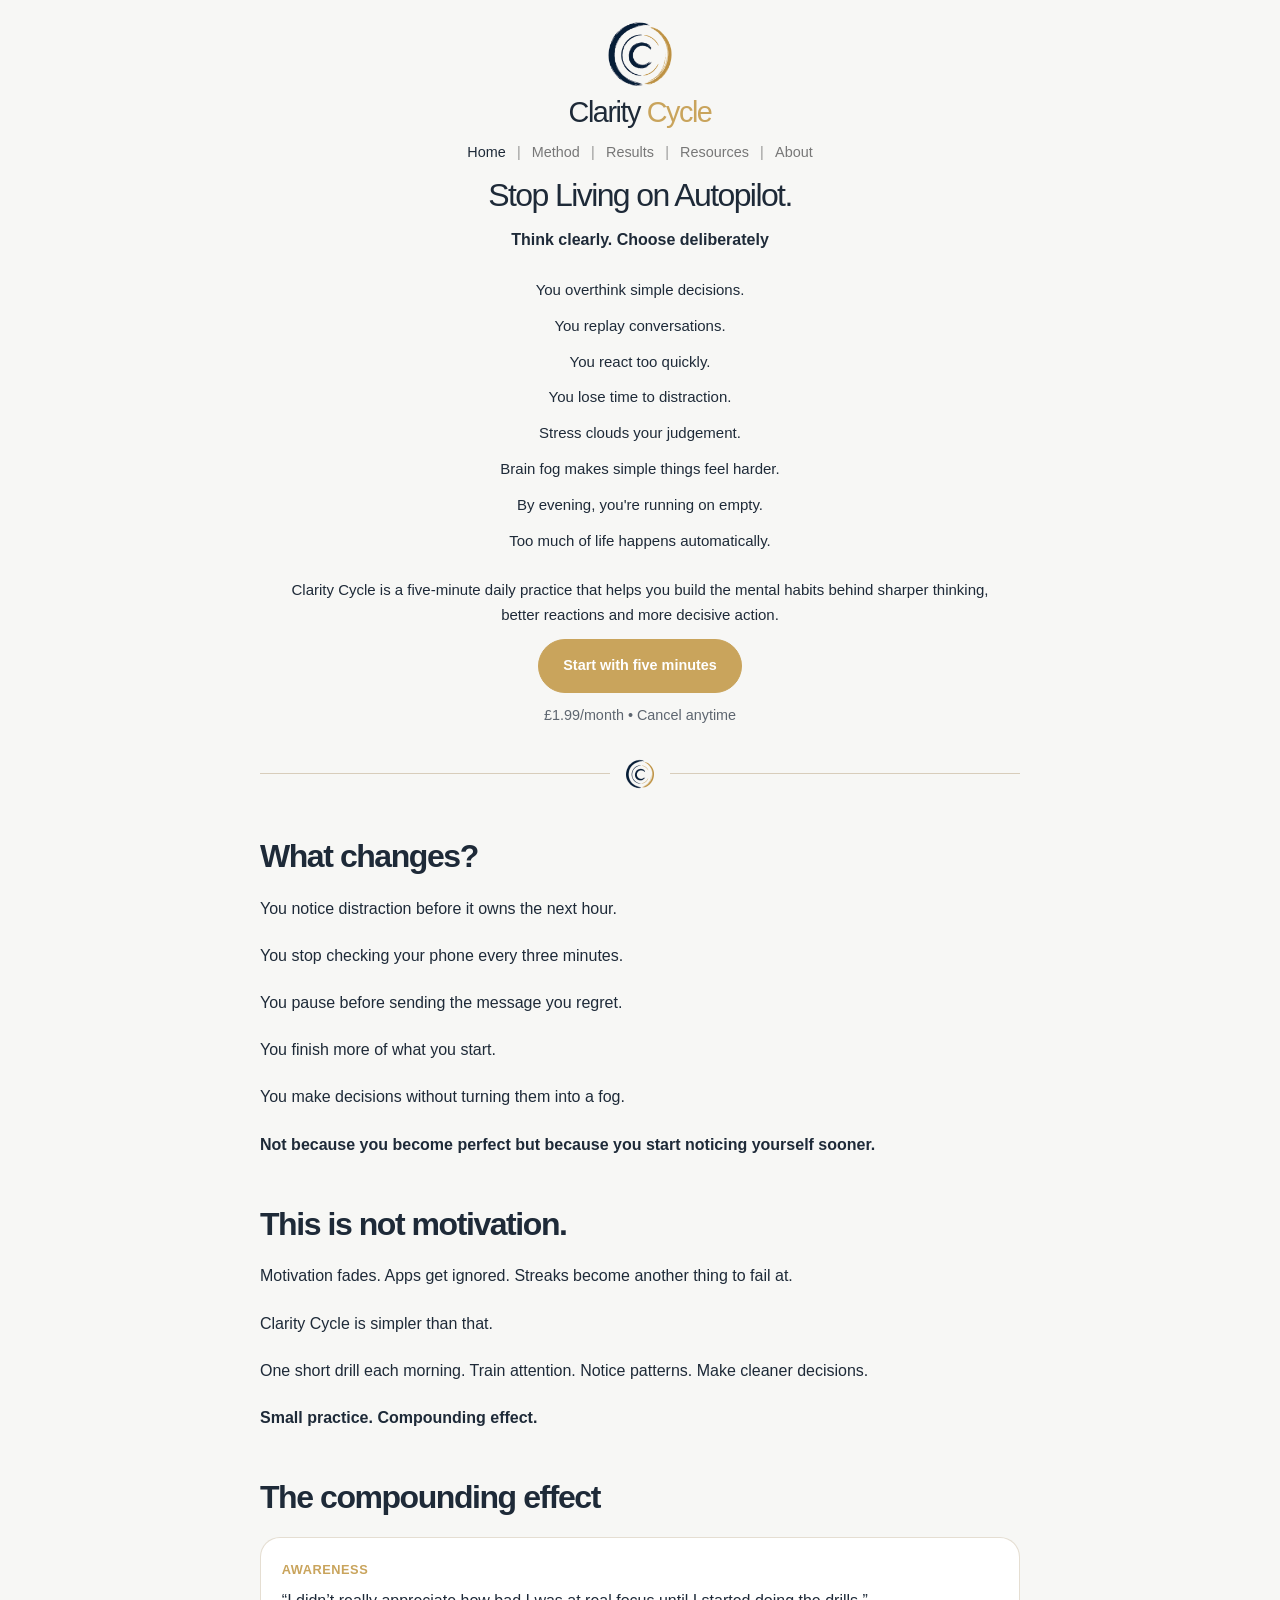
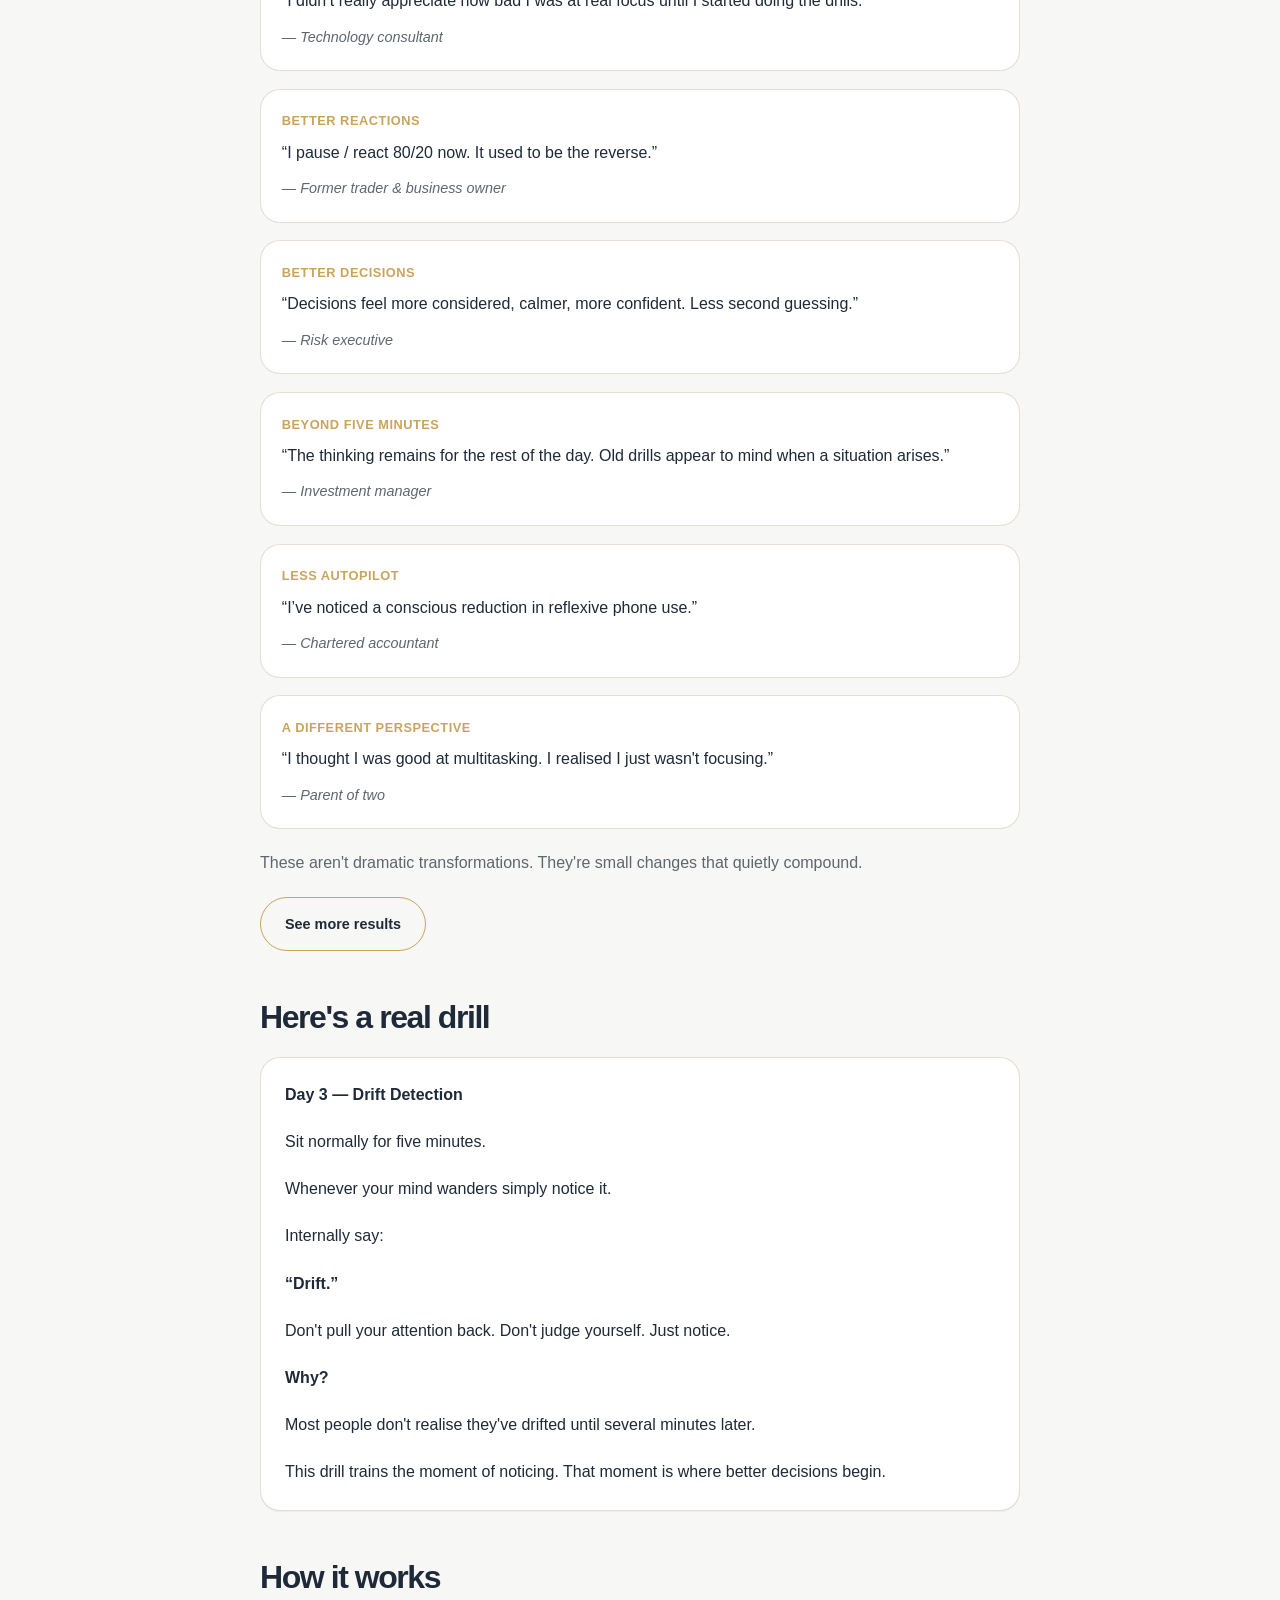
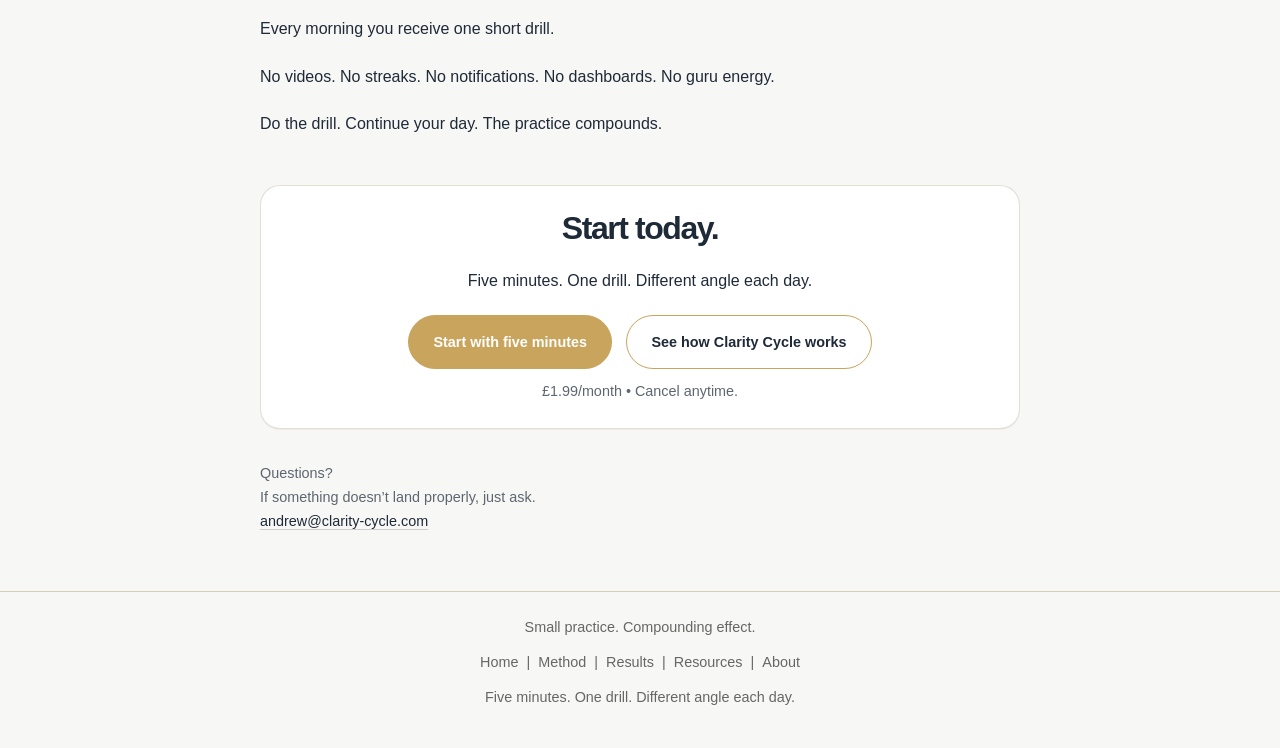
<file: index.html>
<!DOCTYPE html>
<html lang="en">
<head>
  <script src="https://analytics.ahrefs.com/analytics.js" data-key="h9RD8dbPU/o6b/X5vf2ewA" async></script>

  <meta charset="UTF-8">
  <meta name="viewport" content="width=device-width, initial-scale=1.0">

  <title>Clarity Cycle</title>
  <meta name="description" content="A five-minute daily drill to help you think more clearly, react less automatically and make better decisions.">
  <link rel="canonical" href="https://clarity-cycle.com/">

  <link rel="icon" href="assets/favicon.ico" sizes="any">
  <link rel="icon" type="image/png" sizes="32x32" href="assets/favicon-32x32.png">
  <link rel="icon" type="image/png" sizes="16x16" href="assets/favicon-16x16.png">
  <link rel="apple-touch-icon" sizes="180x180" href="assets/apple-touch-icon.png">

  <link rel="stylesheet" href="styles.css">
  <script src="includes.js" defer></script>
</head>

<body>
  <div data-include="partials/header.html"></div>

  <main class="site-shell page-main">

 

    <section class="hero">
      <h1>Stop Living on Autopilot.</h1>
<p class="hero-summary">      
<strong>Think clearly. Choose deliberately</strong>
    </p>
 <div class="hero-message">

  <p>You overthink simple decisions.</p>
<p>You replay conversations.</p>
<p>You react too quickly.</p>
<p>You lose time to distraction.</p>
<p>Stress clouds your judgement.</p>
<p>Brain fog makes simple things feel harder.</p>
<p>By evening, you're running on empty.</p>
<p>Too much of life happens automatically.</p>

  <p class="hero-summary">
Clarity Cycle is a five-minute daily practice that helps you build the mental habits behind sharper thinking, better reactions and more decisive action.
  </p>

      <a href="https://buy.stripe.com/bJe00j6obal51Jy9vKaMU01" class="button">
        Start with five minutes
      </a>

      <div class="price-note">£1.99/month • Cancel anytime</div>
    </section>

    <div class="brand-divider" aria-hidden="true">
      <img src="assets/clarity-cycle-mark.png" alt="">
    </div>

    <section class="home-section prose">
      <h2>What changes?</h2>

      <p>You notice distraction before it owns the next hour.</p>
      <p>You stop checking your phone every three minutes.</p>
      <p>You pause before sending the message you regret.</p>
      <p>You finish more of what you start.</p>
      <p>You make decisions without turning them into a fog.</p>

      <p>
        <strong>
          Not because you become perfect but because you start noticing yourself sooner.
        </strong>
      </p>
    </section>

    <section class="home-section prose">
      <h2>This is not motivation.</h2>

      <p>Motivation fades. Apps get ignored. Streaks become another thing to fail at.</p>

      <p>Clarity Cycle is simpler than that.</p>

      <p>One short drill each morning. Train attention. Notice patterns. Make cleaner decisions.</p>

      <p><strong>Small practice. Compounding effect.</strong></p>
    </section>

    <section class="home-section">
      <h2>The compounding effect</h2>

      <div class="quote-stack">
        <article class="quote-card">
          <span class="quote-label">Awareness</span>
          <p>“I didn’t really appreciate how bad I was at real focus until I started doing the drills.”</p>
          <div class="quote-source">— Technology consultant</div>
        </article>

        <article class="quote-card">
          <span class="quote-label">Better reactions</span>
          <p>“I pause / react 80/20 now. It used to be the reverse.”</p>
          <div class="quote-source">— Former trader &amp; business owner</div>
        </article>

        <article class="quote-card">
          <span class="quote-label">Better decisions</span>
          <p>“Decisions feel more considered, calmer, more confident. Less second guessing.”</p>
          <div class="quote-source">— Risk executive</div>
        </article>

        <article class="quote-card">
          <span class="quote-label">Beyond five minutes</span>
          <p>“The thinking remains for the rest of the day. Old drills appear to mind when a situation arises.”</p>
          <div class="quote-source">— Investment manager</div>
        </article>

        <article class="quote-card">
          <span class="quote-label">Less autopilot</span>
          <p>“I’ve noticed a conscious reduction in reflexive phone use.”</p>
          <div class="quote-source">— Chartered accountant</div>
        </article>

        <article class="quote-card">
          <span class="quote-label">A different perspective</span>
          <p>“I thought I was good at multitasking. I realised I just wasn't focusing.”</p>
          <div class="quote-source">— Parent of two</div>
        </article>
      </div>

      <p class="muted" style="margin-top:var(--space-6);">
        These aren't dramatic transformations. They're small changes that quietly compound.
      </p>

      <div class="button-row">
        <a class="button button--secondary" href="results.html">
          See more results
        </a>
      </div>
    </section>

    <section class="home-section">
      <h2>Here's a real drill</h2>

      <article class="card drill-card">
        <p><strong>Day 3 — Drift Detection</strong></p>
        <p>Sit normally for five minutes.</p>
        <p>Whenever your mind wanders simply notice it.</p>
        <p>Internally say:</p>
        <p><strong>“Drift.”</strong></p>
        <p>Don't pull your attention back. Don't judge yourself. Just notice.</p>
        <p><strong>Why?</strong></p>
        <p>Most people don't realise they've drifted until several minutes later.</p>
        <p>This drill trains the moment of noticing. That moment is where better decisions begin.</p>
      </article>
    </section>

    <section class="home-section prose">
      <h2>How it works</h2>

      <p>Every morning you receive one short drill.</p>
      <p>No videos. No streaks. No notifications. No dashboards. No guru energy.</p>
      <p>Do the drill. Continue your day. The practice compounds.</p>
    </section>

    <section class="home-section card home-cta">
      <h2 class="card-title">Start today.</h2>

      <p>Five minutes. One drill. Different angle each day.</p>

      <div class="button-row">
        <a href="https://buy.stripe.com/bJe00j6obal51Jy9vKaMU01" class="button">
          Start with five minutes
        </a>

        <a href="method.html" class="button button--secondary">
          See how Clarity Cycle works
        </a>
      </div>

      <div class="price-note">£1.99/month • Cancel anytime.</div>
    </section>

    <div class="home-contact">
      Questions?<br>
      If something doesn’t land properly, just ask.<br>
      <a href="mailto:andrew@clarity-cycle.com">andrew@clarity-cycle.com</a>
    </div>
  </main>

  <div data-include="partials/footer.html"></div>
</body>
</html>
</file>
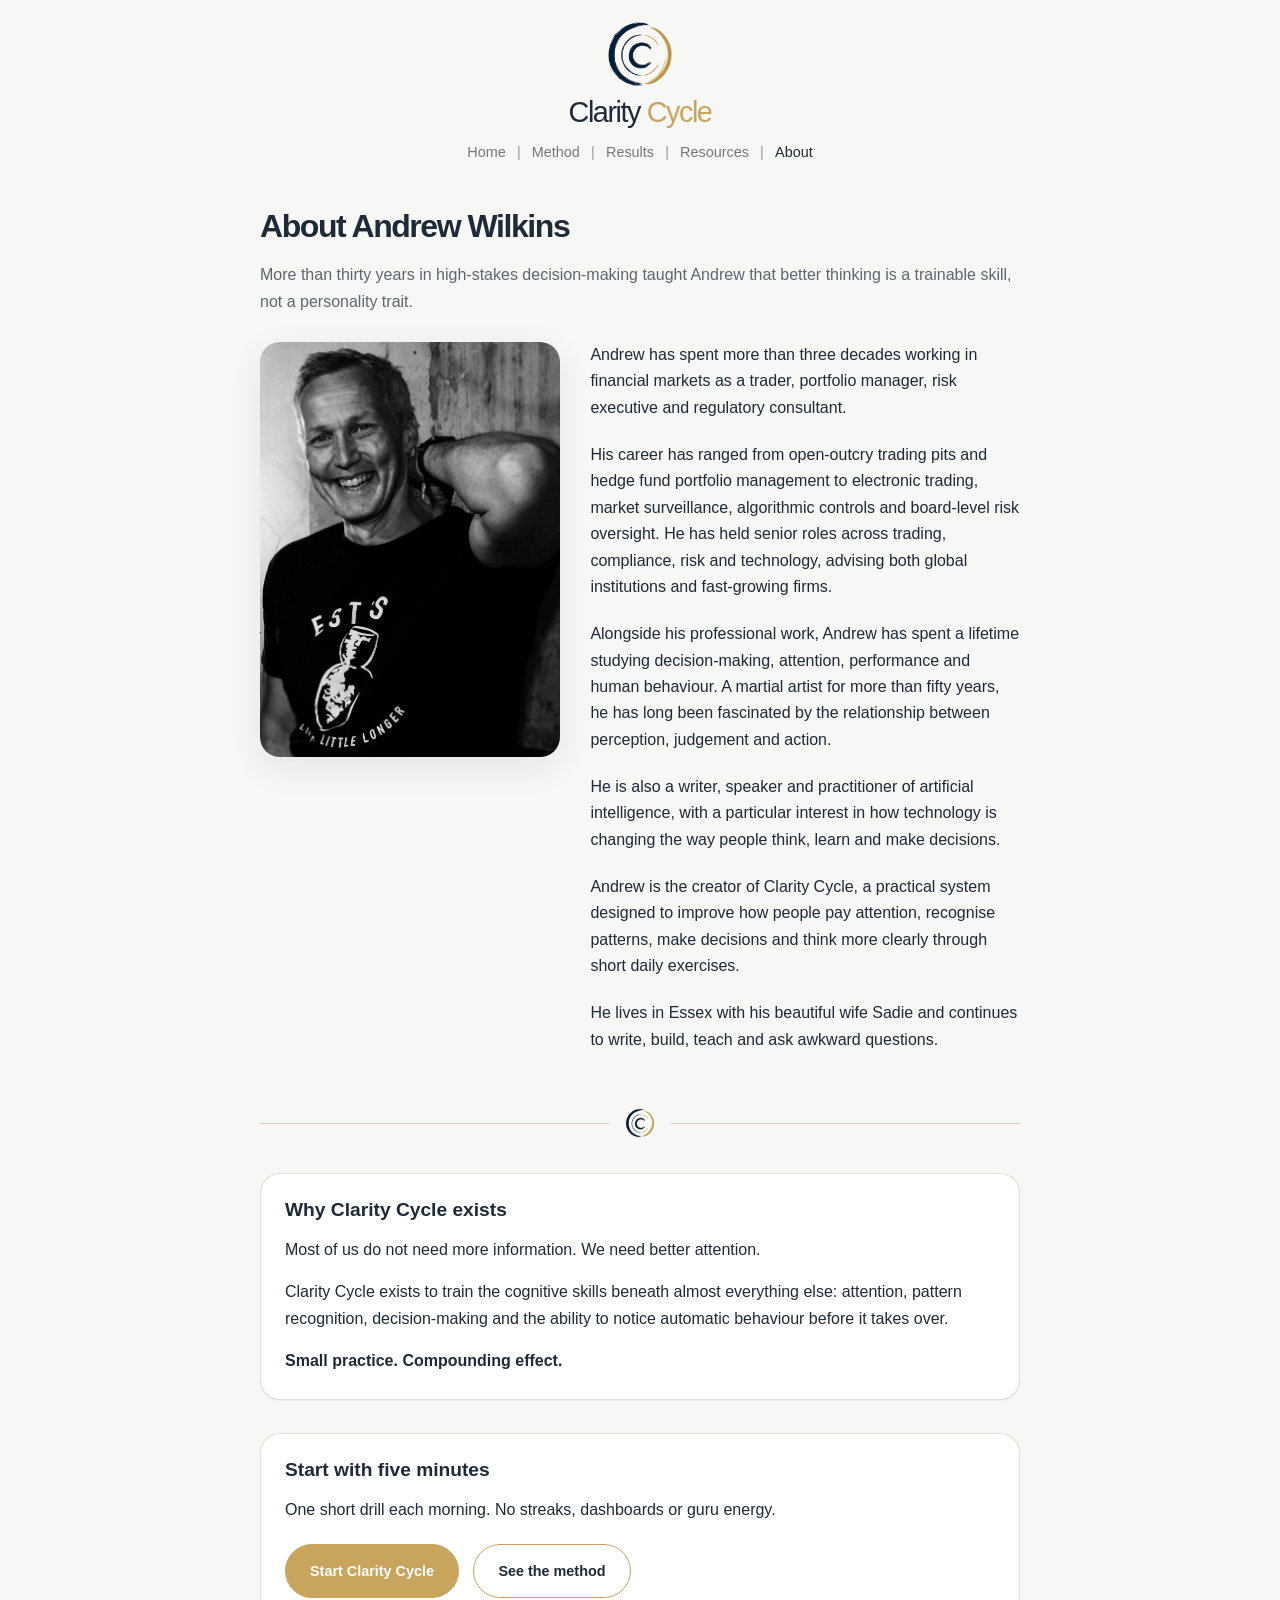
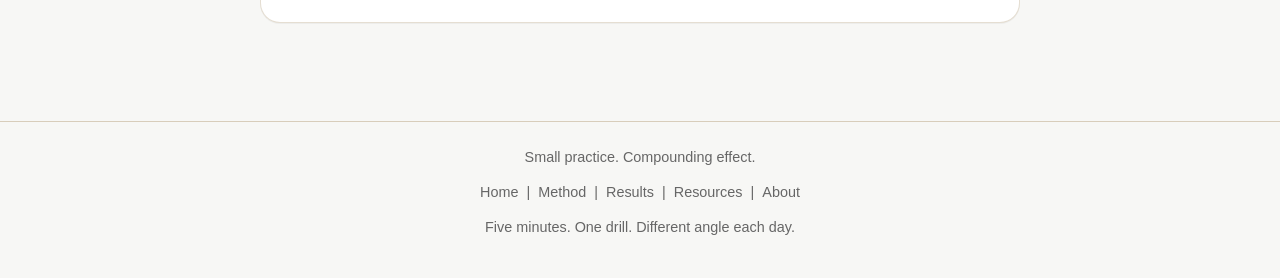
<file: about.html>
<!DOCTYPE html>
<html lang="en">
<head>
  <script src="https://analytics.ahrefs.com/analytics.js" data-key="h9RD8dbPU/o6b/X5vf2ewA" async></script>

  <meta charset="UTF-8">
  <meta name="viewport" content="width=device-width, initial-scale=1.0">

  <title>About Andrew Wilkins | Clarity Cycle</title>
  <meta name="description" content="Meet Andrew Wilkins, creator of Clarity Cycle and a former trader, portfolio manager, risk executive, consultant, writer and lifelong martial artist.">
  <link rel="canonical" href="https://clarity-cycle.com/about.html">

  <link rel="icon" href="assets/favicon.ico" sizes="any">
  <link rel="icon" type="image/png" sizes="32x32" href="assets/favicon-32x32.png">
  <link rel="icon" type="image/png" sizes="16x16" href="assets/favicon-16x16.png">
  <link rel="apple-touch-icon" sizes="180x180" href="assets/apple-touch-icon.png">

  <link rel="stylesheet" href="styles.css">
  <script src="includes.js" defer></script>
</head>

<body>
  <div data-include="partials/header.html"></div>

  <main class="site-shell page-main">
    <header class="page-header">
      <h1 class="page-title">About Andrew Wilkins</h1>

      <p class="page-intro">
        More than thirty years in high-stakes decision-making taught Andrew that better
        thinking is a trainable skill, not a personality trait.
      </p>
    </header>

    <section class="about-layout">
      <figure class="about-portrait">
        <img
          src="andrew-wilkins.JPG"
          alt="Andrew Wilkins"
          width="200"
          height="300">
      </figure>

      <div class="about-copy">
        <p>
          Andrew has spent more than three decades working in financial markets as a trader,
          portfolio manager, risk executive and regulatory consultant.
        </p>

        <p>
          His career has ranged from open-outcry trading pits and hedge fund portfolio management to electronic
          trading, market surveillance, algorithmic controls and board-level risk oversight.
          He has held senior roles across trading, compliance, risk and technology, advising
          both global institutions and fast-growing firms.
        </p>

        <p>
          Alongside his professional work, Andrew has spent a lifetime studying decision-making,
          attention, performance and human behaviour. A martial artist for more than fifty years,
          he has long been fascinated by the relationship between perception, judgement and action.
        </p>

        <p>
          He is also a writer, speaker and practitioner of artificial intelligence, with a
          particular interest in how technology is changing the way people think, learn and
          make decisions.
        </p>

        <p>
          Andrew is the creator of Clarity Cycle, a practical system designed to improve how
          people pay attention, recognise patterns, make decisions and think more clearly
          through short daily exercises.
        </p>

        <p>
       He lives in Essex with his beautiful wife Sadie and continues to write, build, teach and ask awkward questions.
        </p>
      </div>
    </section>

    <div class="brand-divider" aria-hidden="true">
      <img src="assets/clarity-cycle-mark.png" alt="">
    </div>

    <section class="card about-principle">
      <h2 class="card-title">Why Clarity Cycle exists</h2>

      <p>Most of us do not need more information. We need better attention.</p>

      <p>
        Clarity Cycle exists to train the cognitive skills beneath almost everything else:
        attention, pattern recognition, decision-making and the ability to notice automatic
        behaviour before it takes over.
      </p>

      <p><strong>Small practice. Compounding effect.</strong></p>
    </section>

    <section class="section card">
      <h2 class="card-title">Start with five minutes</h2>

      <p>
        One short drill each morning. No streaks, dashboards or guru energy.
      </p>

      <div class="button-row">
        <a class="button" href="https://buy.stripe.com/bJe00j6obal51Jy9vKaMU01">
          Start Clarity Cycle
        </a>

        <a class="button button--secondary" href="method.html">
          See the method
        </a>
      </div>
    </section>
  </main>

  <div data-include="partials/footer.html"></div>
</body>
</html>
</file>
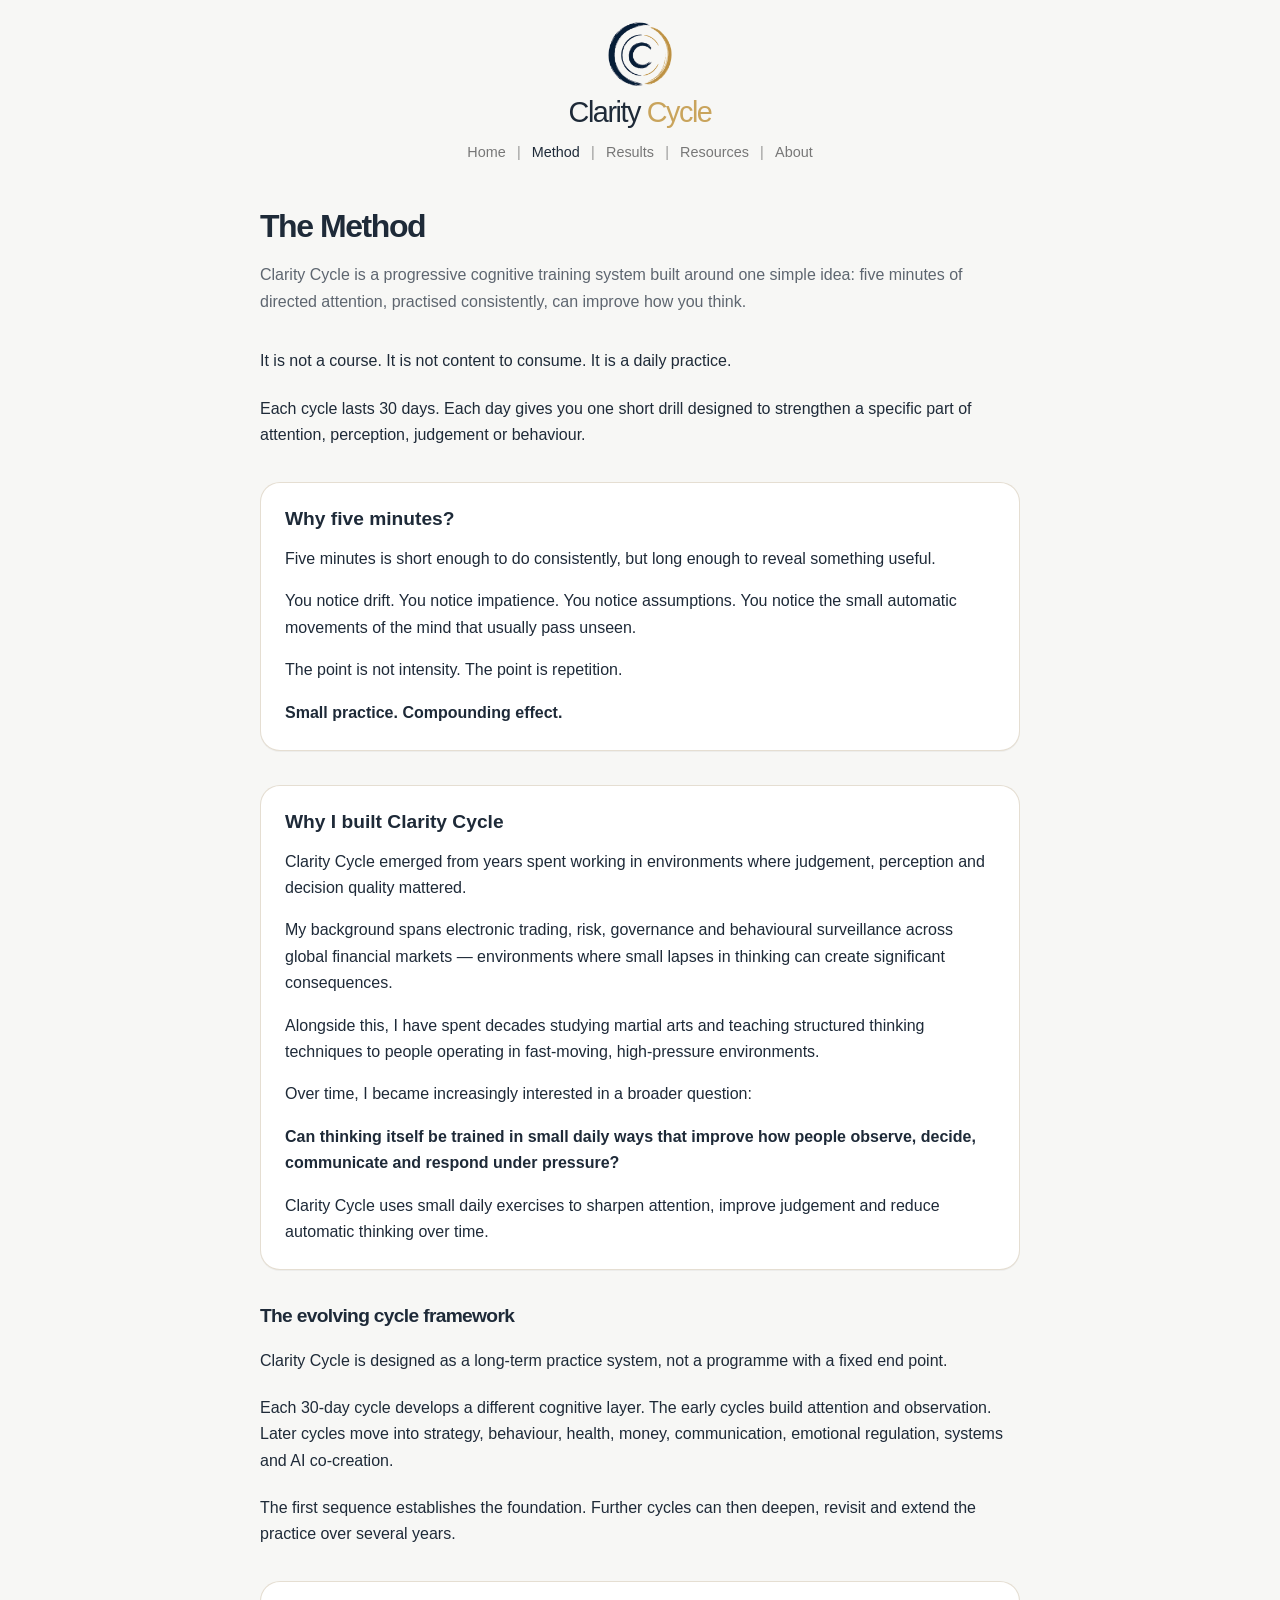
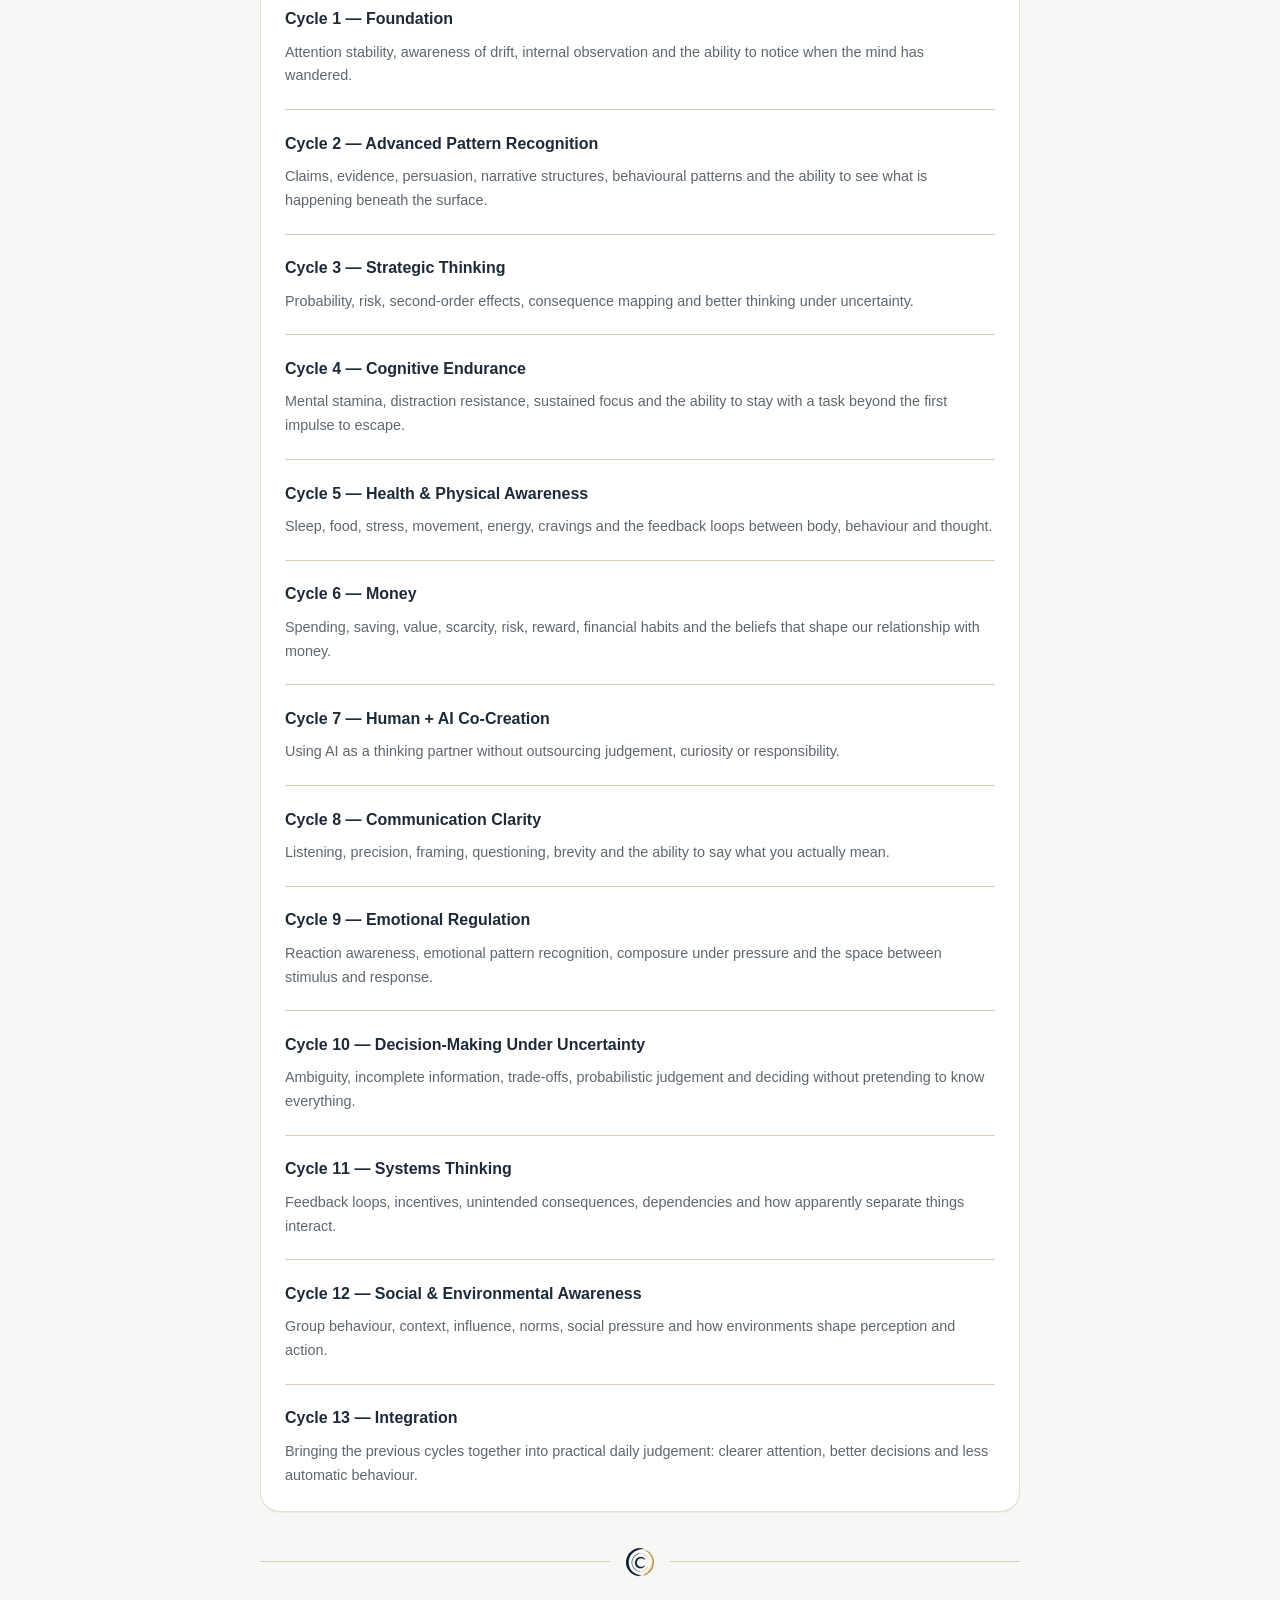
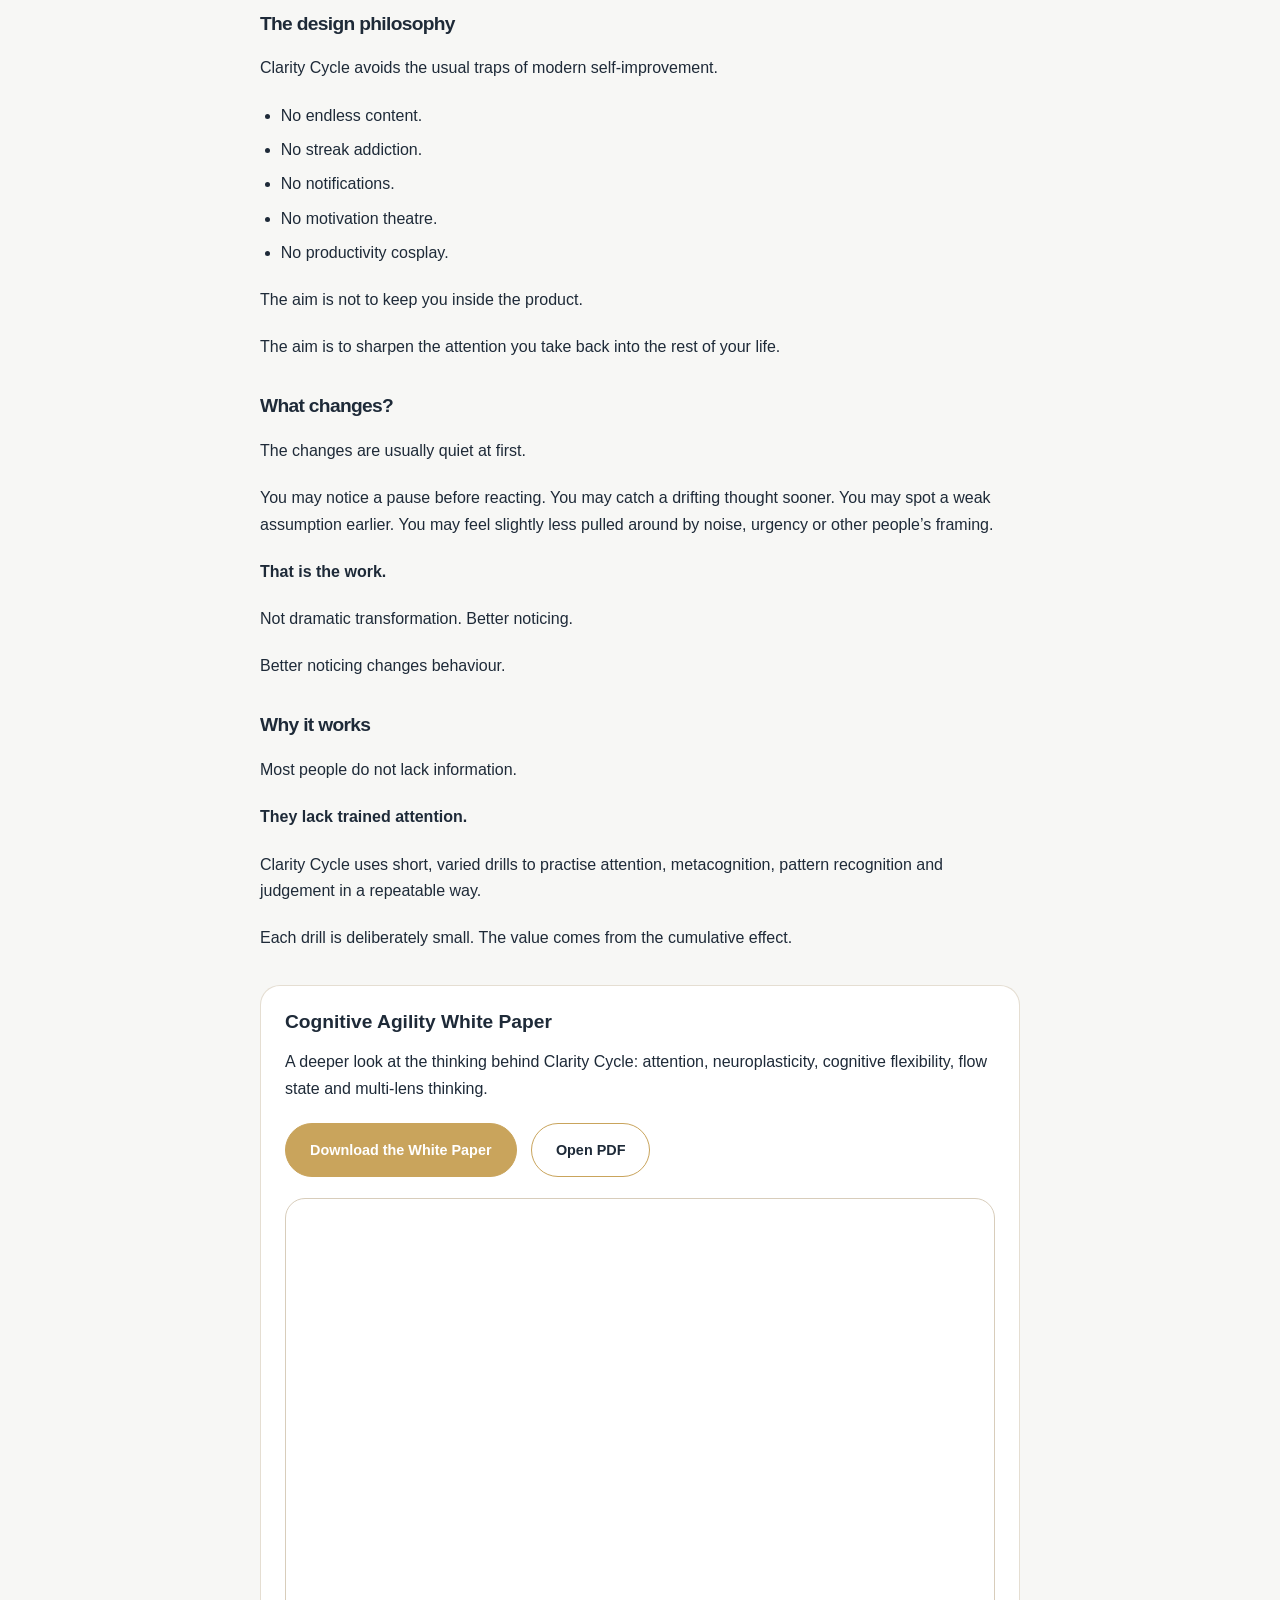
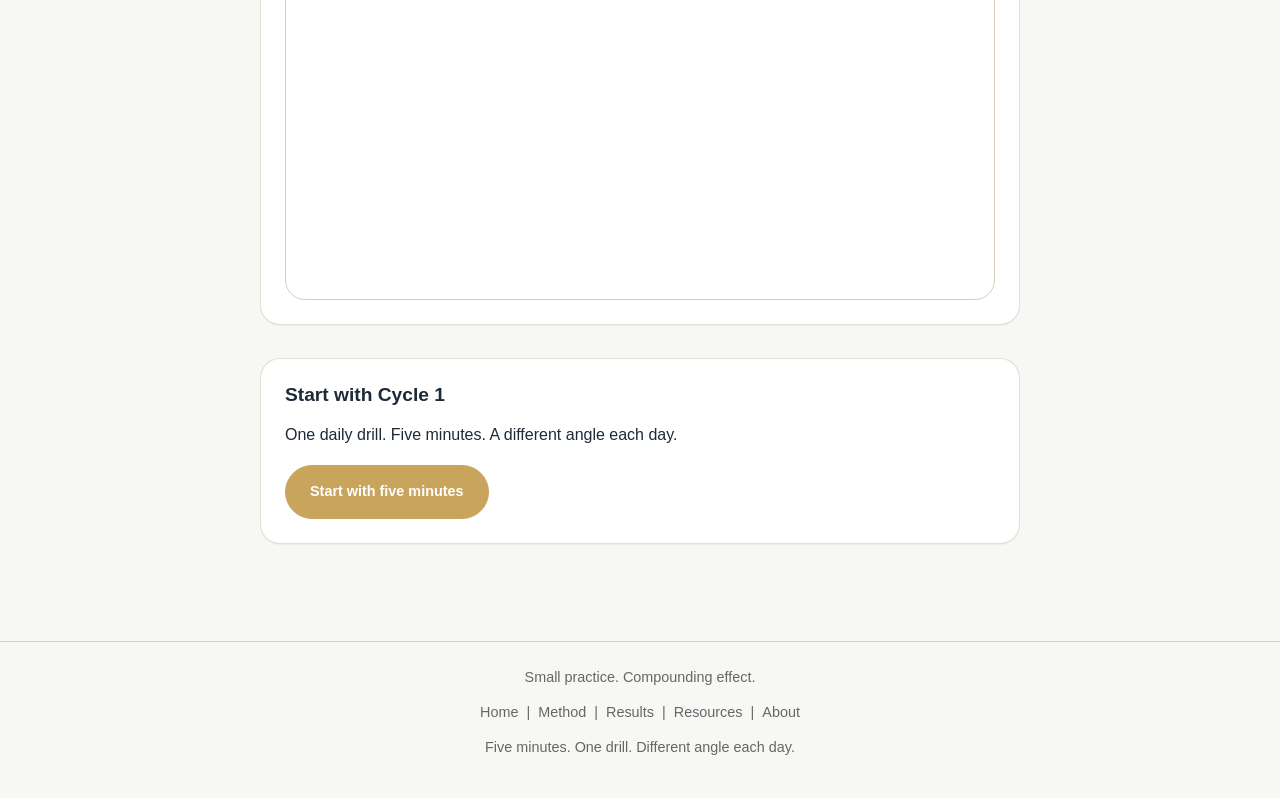
<file: method.html>
<!DOCTYPE html>
<html lang="en">
<head>
  <script src="https://analytics.ahrefs.com/analytics.js" data-key="h9RD8dbPU/o6b/X5vf2ewA" async></script>

  <meta charset="UTF-8">
  <meta name="viewport" content="width=device-width, initial-scale=1.0">

  <title>The Method | Clarity Cycle</title>
  <meta name="description" content="How Clarity Cycle uses five-minute daily drills to train attention, perception, judgement and less automatic behaviour.">
  <link rel="canonical" href="https://clarity-cycle.com/method.html">

  <link rel="icon" href="assets/favicon.ico" sizes="any">
  <link rel="icon" type="image/png" sizes="32x32" href="assets/favicon-32x32.png">
  <link rel="icon" type="image/png" sizes="16x16" href="assets/favicon-16x16.png">
  <link rel="apple-touch-icon" sizes="180x180" href="assets/apple-touch-icon.png">

  <link rel="stylesheet" href="styles.css">
  <script src="includes.js" defer></script>
</head>

<body>
  <div data-include="partials/header.html"></div>

  <main class="site-shell page-main">
    <header class="page-header">
      <h1 class="page-title">The Method</h1>
      <p class="page-intro">
        Clarity Cycle is a progressive cognitive training system built around one simple idea:
        five minutes of directed attention, practised consistently, can improve how you think.
      </p>
    </header>

    <section class="section prose">
      <p>It is not a course. It is not content to consume. It is a daily practice.</p>

      <p>
        Each cycle lasts 30 days. Each day gives you one short drill designed to strengthen
        a specific part of attention, perception, judgement or behaviour.
      </p>
    </section>

    <section class="section">
      <article class="card">
        <h2 class="card-title">Why five minutes?</h2>

        <p>
          Five minutes is short enough to do consistently, but long enough to reveal something useful.
        </p>

        <p>
          You notice drift. You notice impatience. You notice assumptions. You notice the small
          automatic movements of the mind that usually pass unseen.
        </p>

        <p>The point is not intensity. The point is repetition.</p>

        <p><strong>Small practice. Compounding effect.</strong></p>
      </article>
    </section>

    <section class="section">
      <article class="card">
        <h2 class="card-title">Why I built Clarity Cycle</h2>

        <p>
          Clarity Cycle emerged from years spent working in environments where judgement,
          perception and decision quality mattered.
        </p>

        <p>
          My background spans electronic trading, risk, governance and behavioural surveillance
          across global financial markets — environments where small lapses in thinking can create
          significant consequences.
        </p>

        <p>
          Alongside this, I have spent decades studying martial arts and teaching structured
          thinking techniques to people operating in fast-moving, high-pressure environments.
        </p>

        <p>Over time, I became increasingly interested in a broader question:</p>

        <p>
          <strong>
            Can thinking itself be trained in small daily ways that improve how people observe,
            decide, communicate and respond under pressure?
          </strong>
        </p>

        <p>
          Clarity Cycle uses small daily exercises to sharpen attention, improve judgement
          and reduce automatic thinking over time.
        </p>
      </article>
    </section>

    <section class="section prose">
      <h2 class="section-title">The evolving cycle framework</h2>

      <p>
        Clarity Cycle is designed as a long-term practice system, not a programme with a fixed end point.
      </p>

      <p>
        Each 30-day cycle develops a different cognitive layer. The early cycles build attention
        and observation. Later cycles move into strategy, behaviour, health, money, communication,
        emotional regulation, systems and AI co-creation.
      </p>

      <p>
        The first sequence establishes the foundation. Further cycles can then deepen, revisit
        and extend the practice over several years.
      </p>
    </section>

    <section class="section">
      <article class="card cycle-list">
        <div class="cycle-item">
          <div class="cycle-item__title">Cycle 1 — Foundation</div>
          <p>Attention stability, awareness of drift, internal observation and the ability to notice when the mind has wandered.</p>
        </div>

        <div class="cycle-item">
          <div class="cycle-item__title">Cycle 2 — Advanced Pattern Recognition</div>
          <p>Claims, evidence, persuasion, narrative structures, behavioural patterns and the ability to see what is happening beneath the surface.</p>
        </div>

        <div class="cycle-item">
          <div class="cycle-item__title">Cycle 3 — Strategic Thinking</div>
          <p>Probability, risk, second-order effects, consequence mapping and better thinking under uncertainty.</p>
        </div>

        <div class="cycle-item">
          <div class="cycle-item__title">Cycle 4 — Cognitive Endurance</div>
          <p>Mental stamina, distraction resistance, sustained focus and the ability to stay with a task beyond the first impulse to escape.</p>
        </div>

        <div class="cycle-item">
          <div class="cycle-item__title">Cycle 5 — Health &amp; Physical Awareness</div>
          <p>Sleep, food, stress, movement, energy, cravings and the feedback loops between body, behaviour and thought.</p>
        </div>

        <div class="cycle-item">
          <div class="cycle-item__title">Cycle 6 — Money</div>
          <p>Spending, saving, value, scarcity, risk, reward, financial habits and the beliefs that shape our relationship with money.</p>
        </div>

        <div class="cycle-item">
          <div class="cycle-item__title">Cycle 7 — Human + AI Co-Creation</div>
          <p>Using AI as a thinking partner without outsourcing judgement, curiosity or responsibility.</p>
        </div>

        <div class="cycle-item">
          <div class="cycle-item__title">Cycle 8 — Communication Clarity</div>
          <p>Listening, precision, framing, questioning, brevity and the ability to say what you actually mean.</p>
        </div>

        <div class="cycle-item">
          <div class="cycle-item__title">Cycle 9 — Emotional Regulation</div>
          <p>Reaction awareness, emotional pattern recognition, composure under pressure and the space between stimulus and response.</p>
        </div>

        <div class="cycle-item">
          <div class="cycle-item__title">Cycle 10 — Decision-Making Under Uncertainty</div>
          <p>Ambiguity, incomplete information, trade-offs, probabilistic judgement and deciding without pretending to know everything.</p>
        </div>

        <div class="cycle-item">
          <div class="cycle-item__title">Cycle 11 — Systems Thinking</div>
          <p>Feedback loops, incentives, unintended consequences, dependencies and how apparently separate things interact.</p>
        </div>

        <div class="cycle-item">
          <div class="cycle-item__title">Cycle 12 — Social &amp; Environmental Awareness</div>
          <p>Group behaviour, context, influence, norms, social pressure and how environments shape perception and action.</p>
        </div>

        <div class="cycle-item">
          <div class="cycle-item__title">Cycle 13 — Integration</div>
          <p>Bringing the previous cycles together into practical daily judgement: clearer attention, better decisions and less automatic behaviour.</p>
        </div>
      </article>
    </section>

    <div class="brand-divider" aria-hidden="true">
      <img src="assets/clarity-cycle-mark.png" alt="">
    </div>

    <section class="section prose">
      <h2 class="section-title">The design philosophy</h2>

      <p>Clarity Cycle avoids the usual traps of modern self-improvement.</p>

      <ul class="clean-list">
        <li>No endless content.</li>
        <li>No streak addiction.</li>
        <li>No notifications.</li>
        <li>No motivation theatre.</li>
        <li>No productivity cosplay.</li>
      </ul>

      <p>The aim is not to keep you inside the product.</p>

      <p>The aim is to sharpen the attention you take back into the rest of your life.</p>
    </section>

    <section class="section prose">
      <h2 class="section-title">What changes?</h2>

      <p>The changes are usually quiet at first.</p>

      <p>
        You may notice a pause before reacting. You may catch a drifting thought sooner.
        You may spot a weak assumption earlier. You may feel slightly less pulled around
        by noise, urgency or other people’s framing.
      </p>

      <p><strong>That is the work.</strong></p>

      <p>Not dramatic transformation. Better noticing.</p>

      <p>Better noticing changes behaviour.</p>
    </section>

    <section class="section prose">
      <h2 class="section-title">Why it works</h2>

      <p>Most people do not lack information.</p>

      <p><strong>They lack trained attention.</strong></p>

      <p>
        Clarity Cycle uses short, varied drills to practise attention, metacognition,
        pattern recognition and judgement in a repeatable way.
      </p>

      <p>Each drill is deliberately small. The value comes from the cumulative effect.</p>
    </section>

    <section class="section">
      <article class="card">
        <h2 class="card-title">Cognitive Agility White Paper</h2>

        <p>
          A deeper look at the thinking behind Clarity Cycle: attention, neuroplasticity,
          cognitive flexibility, flow state and multi-lens thinking.
        </p>

        <div class="button-row">
          <a class="button" href="cognitive-agility-white-paper.pdf" download>
            Download the White Paper
          </a>

          <a class="button button--secondary" href="cognitive-agility-white-paper.pdf" target="_blank" rel="noopener">
            Open PDF
          </a>
        </div>

        <div class="pdf-viewer">
          <iframe
            src="cognitive-agility-white-paper.pdf"
            title="Cognitive Agility White Paper"
            loading="lazy">
          </iframe>
        </div>
      </article>
    </section>

    <section class="section">
      <article class="card">
        <h2 class="card-title">Start with Cycle 1</h2>
        <p>One daily drill. Five minutes. A different angle each day.</p>

        <a class="button" href="https://buy.stripe.com/bJe00j6obal51Jy9vKaMU01">
          Start with five minutes
        </a>
      </article>
    </section>
  </main>

  <div data-include="partials/footer.html"></div>
</body>
</html>
</file>
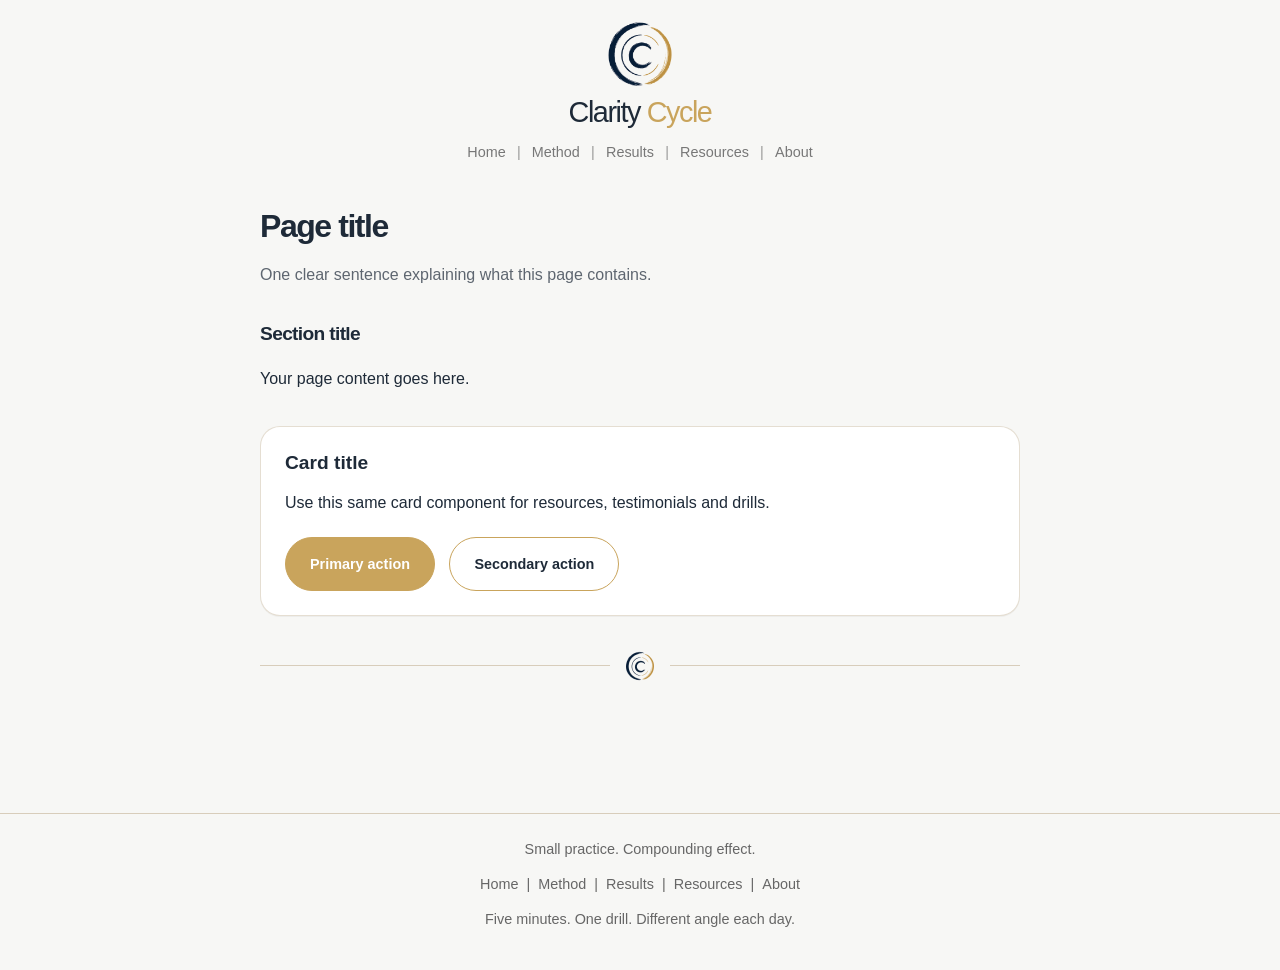
<file: page-template.html>
<!DOCTYPE html>
<html lang="en">
<head>
  <meta charset="UTF-8">
  <meta name="viewport" content="width=device-width, initial-scale=1.0">

  <title>Page title | Clarity Cycle</title>
  <meta name="description" content="Replace this with the page description.">

  <link rel="icon" href="assets/favicon.ico" sizes="any">
  <link rel="icon" type="image/png" sizes="32x32" href="assets/favicon-32x32.png">
  <link rel="icon" type="image/png" sizes="16x16" href="assets/favicon-16x16.png">
  <link rel="apple-touch-icon" sizes="180x180" href="assets/apple-touch-icon.png">

  <link rel="stylesheet" href="styles.css">
  <script src="includes.js" defer></script>
</head>

<body>
  <div data-include="partials/header.html"></div>

  <main class="site-shell page-main">
    <header class="page-header">
      <h1 class="page-title">Page title</h1>
      <p class="page-intro">
        One clear sentence explaining what this page contains.
      </p>
    </header>

    <section class="section prose">
      <h2 class="section-title">Section title</h2>
      <p>Your page content goes here.</p>
    </section>

    <section class="section">
      <article class="card">
        <h2 class="card-title">Card title</h2>
        <p>Use this same card component for resources, testimonials and drills.</p>

        <div class="button-row">
          <a class="button" href="#">Primary action</a>
          <a class="button button--secondary" href="#">Secondary action</a>
        </div>
      </article>
    </section>

    <div class="brand-divider" aria-hidden="true">
      <img src="assets/clarity-cycle-mark.png" alt="">
    </div>
  </main>

  <div data-include="partials/footer.html"></div>
</body>
</html>
</file>
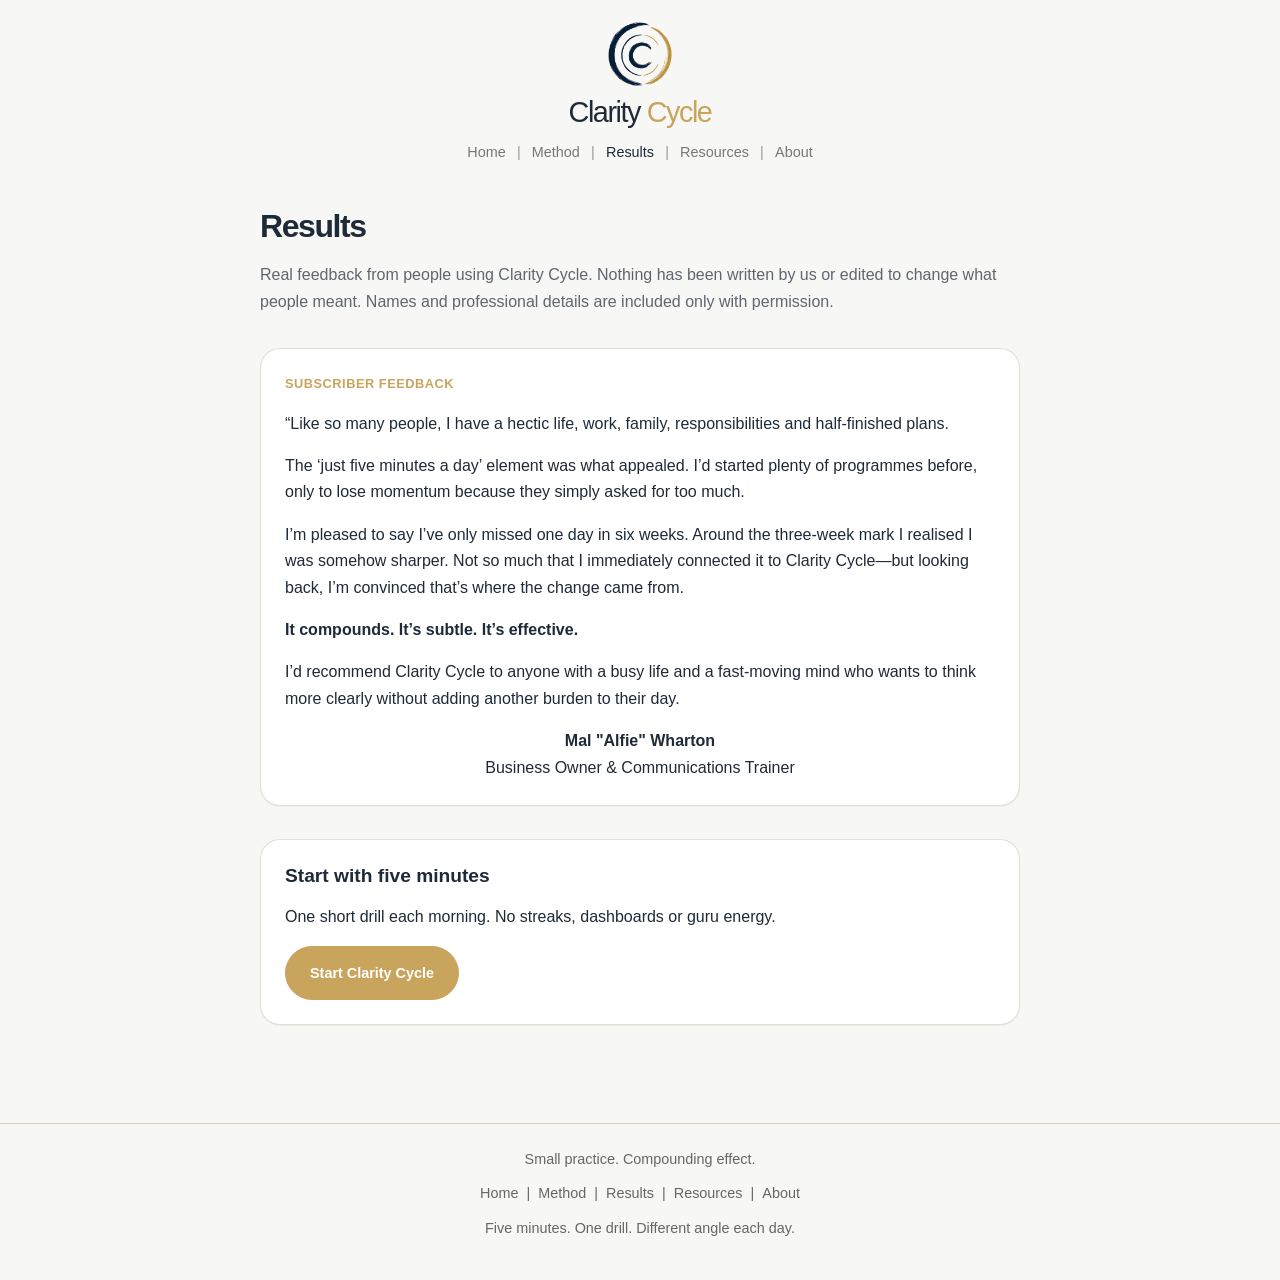
<file: results.html>
<!DOCTYPE html>
<html lang="en">
<head>
  <meta charset="UTF-8">
  <meta name="viewport" content="width=device-width, initial-scale=1.0">

  <title>Results | Clarity Cycle</title>
  <meta name="description" content="What people notice after practising Clarity Cycle.">

  <link rel="icon" href="assets/favicon.ico" sizes="any">
  <link rel="icon" type="image/png" sizes="32x32" href="assets/favicon-32x32.png">
  <link rel="icon" type="image/png" sizes="16x16" href="assets/favicon-16x16.png">
  <link rel="apple-touch-icon" sizes="180x180" href="assets/apple-touch-icon.png">

  <link rel="stylesheet" href="styles.css">
  <script src="includes.js" defer></script>
</head>

<body>
  <div data-include="partials/header.html"></div>

  <main class="site-shell page-main">
    <header class="page-header">
      <h1 class="page-title">Results</h1>
      <p class="page-intro">
  Real feedback from people using Clarity Cycle.
  Nothing has been written by us or edited to change what people meant.
  Names and professional details are included only with permission.
</p>
    </header>

   <section class="section">

  <article class="card">
    <span class="quote-label">Subscriber feedback</span>

    <blockquote class="testimonial">
      <p>
        “Like so many people, I have a hectic life, work, family,
        responsibilities and half-finished plans.
      </p>

      <p>
        The ‘just five minutes a day’ element was what appealed.
        I’d started plenty of programmes before, only to lose momentum
        because they simply asked for too much.
      </p>

      <p>
        I’m pleased to say I’ve only missed one day in six weeks.
        Around the three-week mark I realised I was somehow sharper.
        Not so much that I immediately connected it to Clarity Cycle—but
        looking back, I’m convinced that’s where the change came from.
      </p>

      <p>
        <strong>It compounds. It’s subtle. It’s effective.</strong>
      </p>

      <p>
        I’d recommend Clarity Cycle to anyone with a busy life and a
        fast-moving mind who wants to think more clearly without adding
        another burden to their day.
      </p>

      <footer>
        <strong>Mal "Alfie" Wharton</strong><br>
        Business Owner &amp; Communications Trainer
      </footer>
    </blockquote>

  </article>

</section>

    <section class="section card">
      <h2 class="card-title">Start with five minutes</h2>
      <p>One short drill each morning. No streaks, dashboards or guru energy.</p>
      <a class="button" href="https://buy.stripe.com/bJe00j6obal51Jy9vKaMU01">
        Start Clarity Cycle
      </a>
    </section>
  </main>

  <div data-include="partials/footer.html"></div>
</body>
</html>
</file>
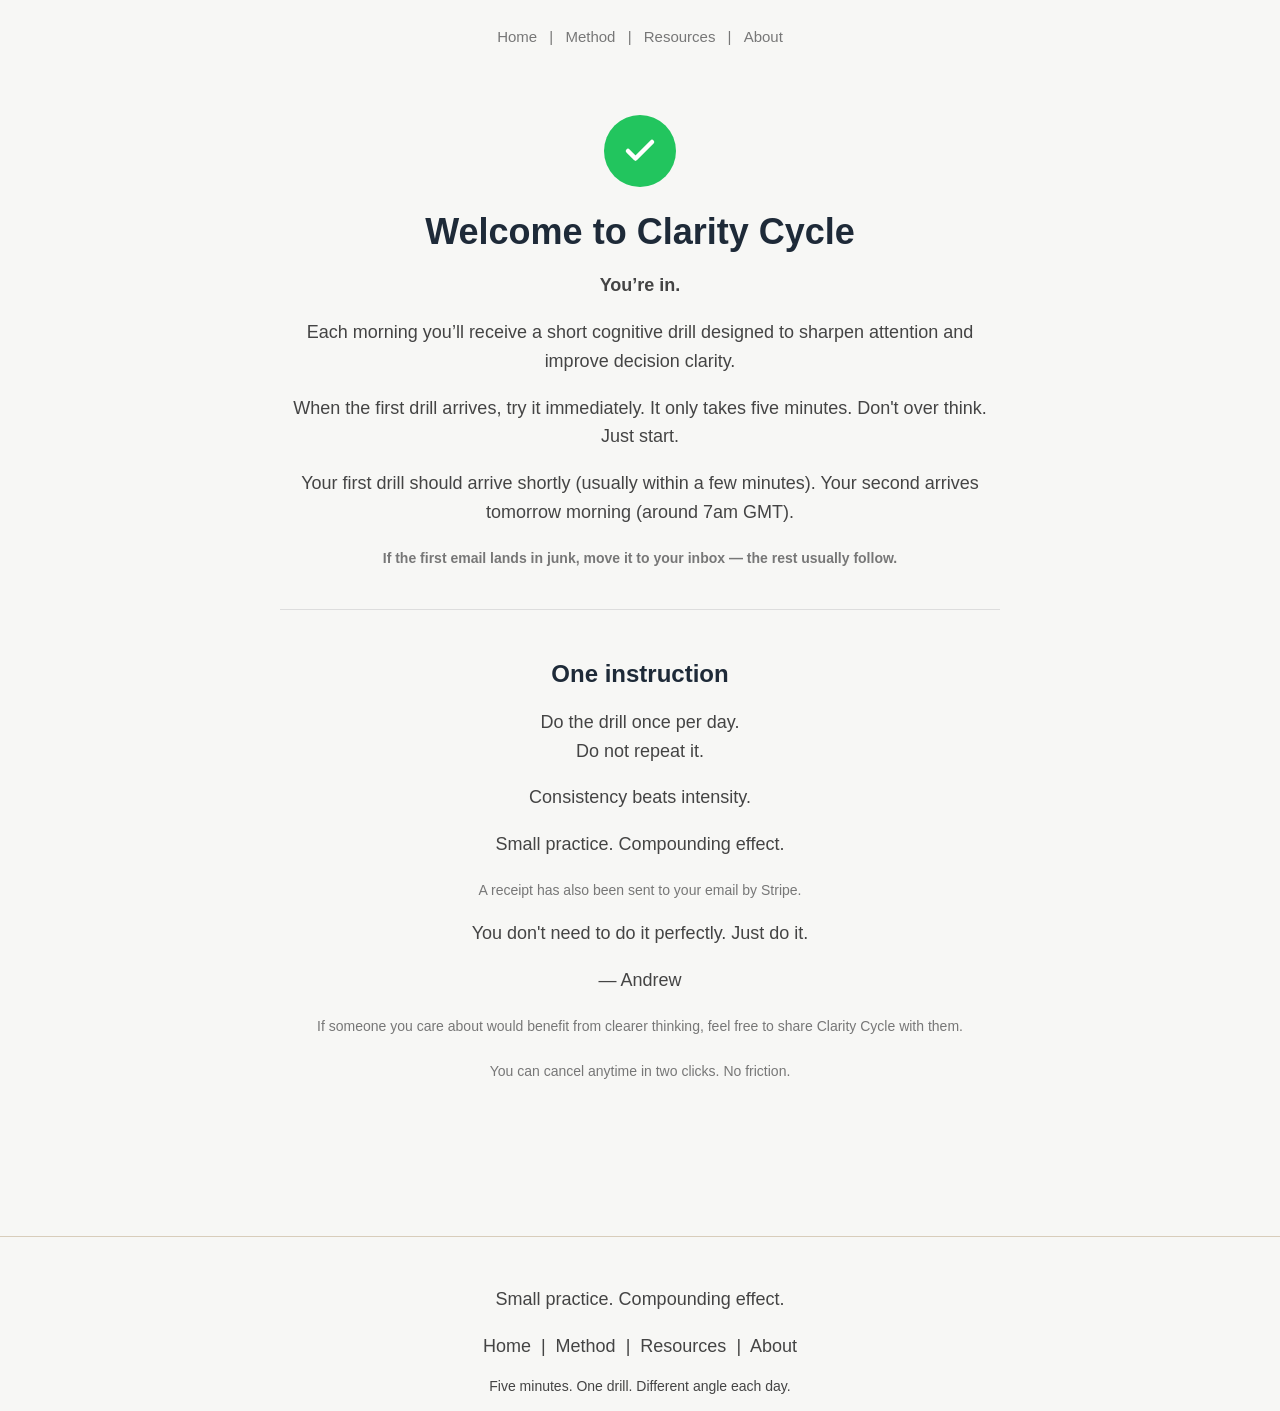
<file: welcome.html>
<!DOCTYPE html>
<html lang="en">
<head>
<meta charset="UTF-8">
<meta name="viewport" content="width=device-width, initial-scale=1.0">
<title>Welcome — Clarity Cycle</title>

<style>
.site-header {
    padding: 28px 20px 10px;
    text-align: center;
  }

  .nav {
    color: #777;
    font-size: 15px;
  }

  .nav a {
    color: #777;
    text-decoration: none;
    margin: 0 8px;
  }

  .nav a:hover {
    color: #1f2a37;
  }

  .nav span {
    color: #777;
  }
body{
font-family:-apple-system,BlinkMacSystemFont,"Segoe UI",Roboto,sans-serif;
background:#F7F7F5;
color:#1E2A38;
margin:0;
}

.container{
max-width:720px;
margin:auto;
padding:60px 20px;
text-align:center;
}

.success-icon{
width:72px;
height:72px;
margin:0 auto 20px;
border-radius:50%;
background:#22c55e;
display:flex;
align-items:center;
justify-content:center;
}

.success-icon svg{
width:36px;
height:36px;
stroke:white;
stroke-width:3;
fill:none;
stroke-linecap:round;
stroke-linejoin:round;
}

h1{
font-size:36px;
margin-bottom:10px;
}

p{
font-size:18px;
line-height:1.6;
color:#444;
}

.section{
margin-top:40px;
padding-top:30px;
border-top:1px solid #ddd;
}

.small{
font-size:14px;
color:#777;
margin-top:20px;
}

</style>
</head>

<body>
<header class="site-header">
    <nav class="nav">
      <a href="index.html">Home</a>
      <span>|</span>
      <a href="method.html">Method</a>
      <span>|</span>
      <a href="resources.html">Resources</a>
      <span>|</span>
      <a href="about.html">About</a>
    </nav>
  </header>
<div class="container">

<div class="success-icon">
<svg viewBox="0 0 24 24">
<path d="M20 6L9 17l-5-5"></path>
</svg>
</div>

<h1>Welcome to Clarity Cycle</h1>

<p><strong>You’re in.</strong></p>

<p>
Each morning you’ll receive a short cognitive drill designed to sharpen attention and improve decision clarity.
</p>
<p>When the first drill arrives, try it immediately.
It only takes five minutes. Don't over think. Just start.</p>
<p>
Your first drill should arrive shortly (usually within a few minutes). Your second arrives tomorrow morning (around 7am GMT).
</p>
<p class="small"><strong>
If the first email lands in junk, move it to your inbox — the rest usually follow.</strong>
</p>

<div class="section">

<h2>One instruction</h2>

<p>
Do the drill once per day.<br>
Do not repeat it.
</p>

<p>
Consistency beats intensity.
</p>
<p>Small practice. Compounding effect.</p>
</div>

<p class="small">
A receipt has also been sent to your email by Stripe.
</p>
<p>You don't need to do it perfectly. Just do it.</p>
<p>
— Andrew
</p>
<p class="small">If someone you care about would benefit from clearer thinking,
feel free to share Clarity Cycle with them.<br><br>You can cancel anytime in two clicks. No friction.</p>
</div>
<footer style="
    margin-top: 80px;
    padding-top: 30px;
    border-top: 1px solid #d8cdbb;
    text-align: center;
    font-size: 15px;
    color: #666;
">

    <p style="margin-bottom: 12px;">
        Small practice. Compounding effect.
    </p>

    <p style="margin-bottom: 12px;">
        <a href="index.html" style="color: inherit; text-decoration: none;">Home</a>
        &nbsp;|&nbsp;
        <a href="method.html" style="color: inherit; text-decoration: none;">Method</a>
        &nbsp;|&nbsp;
        <a href="resources.html" style="color: inherit; text-decoration: none;">Resources</a>
        &nbsp;|&nbsp;
      <a href="about.html" style="color: inherit; text-decoration: none;">About</a>
    </p>

    <p style="font-size: 14px;">
        Five minutes. One drill. Different angle each day.
    </p>

</footer>
</body>
</html>
</file>
<file: styles.css>
:root {
  /* Colour system */
  --colour-bg: #F7F7F5;
  --colour-surface: #FFFFFF;
  --colour-text: #1E2A38;
  --colour-muted: #5E6670;
  --colour-accent: #C9A45C;
  --colour-line: #D8CDBB;

  /* Typography scale */
  --font-sans: -apple-system, BlinkMacSystemFont, "Segoe UI", Roboto, Helvetica, Arial, sans-serif;
  --text-xs: 0.8rem;
  --text-sm: 0.9rem;
  --text-md: 1rem;
  --text-lg: 1.2rem;
  --text-xl: clamp(1.4rem, 3vw, 2rem);
  --text-hero: clamp(1.5rem, 3vw, 2rem);

  /* Spacing system: multiples of 4px */
  --space-1: 0.3rem;
  --space-2: 0.5rem;
  --space-3: 0.7rem;
  --space-4: 0.9rem;
  --space-5: 1.1rem;
  --space-6: 1.3rem;
  --space-8: 1.5rem;
  --space-10: 1.7rem;
  --space-12: 1.9rem;
  --space-16: 2.1rem;
  --space-20: 3rem;
  --space-24: 4rem;

  /* Shape */
  --radius-sm: 0.875rem;
  --radius-md: 1.25rem;
  --radius-pill: 999px;

  /* Layout */
  --content-width: 760px;
  --reading-width: 760px;
}

/* Reset */
*,
*::before,
*::after {
  box-sizing: border-box;
}

html {
  scroll-behavior: smooth;
}

body {
  margin: 0;
  background: var(--colour-bg);
  color: var(--colour-text);
  font-family: var(--font-sans);
  font-size: var(--text-md);
  line-height: 1.65;
  -webkit-font-smoothing: antialiased;
  text-rendering: optimizeLegibility;
}
.testimonial p {
    text-align: left;
}

.testimonial footer {
    text-align: center;
}
.testimonial-highlight{
    font-size:1.4rem;
    font-weight:700;
    text-align:center;
    margin:2rem 0;
    color:var(--text);
}
.testimonial {
    max-width: 720px;
    margin: 0 auto;
}
img {
  max-width: 100%;
  display: block;
}

a {
  color: inherit;
}

button,
input,
textarea,
select {
  font: inherit;
}

/* Shared layout */
.site-shell {
  width: min(100% - 3rem, var(--content-width));
  margin-inline: auto;
}

.page-main {
  padding-bottom: var(--space-24);
}
.hero-message {
  margin: 24px auto 24px;
  max-width: 720px;
  text-align: center;
}

.hero-message p {
  margin: 0 0 24px;
  font-size: 15px;
  line-height: 1.65;
  color: var(--text);
}

.hero-message strong {
  font-weight: 700;
}

.hero-message .hero-summary {
  margin-top: 24px;
  font-size: 15px;
  line-height: 1.65;
}

@media (max-width: 700px) {
  .hero-message {
    margin: 24px auto 24px;
  }

  .hero-message p {
    margin-bottom: 24px;
    font-size: 15px;
    line-height: 1.6;
  }

  .hero-message .hero-summary {
    margin-top: 24px;
    font-size: 15px;
  }
}
.page-header {
  margin: var(--space-12) 0 var(--space-10);
}

.page-title {
  margin: 0 0 var(--space-5);
  font-size: var(--text-xl);
  line-height: 1.1;
  letter-spacing: -0.045em;
}

.page-intro {
  max-width: var(--reading-width);
  margin: 0;
  color: var(--colour-muted);
  font-size: var(--text-md);
}

.section {
  margin-top: var(--space-16);
}

.section-title {
  margin: 0 0 var(--space-6);
  font-size: var(--text-lg);
  line-height: 1.2;
  letter-spacing: -0.035em;
}

.prose {
  max-width: var(--reading-width);
}

.prose p {
  margin: 0 0 var(--space-6);
}

.muted {
  color: var(--colour-muted);
}

/* One shared header */
.site-header {
  padding: var(--space-8) var(--space-5) var(--space-5);
  text-align: center;
}

.site-brand {
  display: inline-flex;
  flex-direction: column;
  align-items: center;
  gap: var(--space-2);
  margin-bottom: var(--space-6);
  text-decoration: none;
}

.site-brand__mark {
  width: 72px;
  height: 72px;
  object-fit: contain;
}

.site-brand__name {
  font-size: 1.8rem;
  line-height: 1;
  font-weight: 400;
  letter-spacing: -0.05em;
}

.site-brand__name-accent {
  color: var(--colour-accent);
}

.site-nav {
  display: flex;
  justify-content: center;
  align-items: center;
  flex-wrap: wrap;
  gap: var(--space-3);
  color: #777;
  font-size: var(--text-sm);
}

.site-nav a {
  text-decoration: none;
}

.site-nav a:hover,
.site-nav a[aria-current="page"] {
  color: var(--colour-text);
}

.site-nav__divider {
  color: #999;
}

/* One card */
.card {
  padding: var(--space-8);
  background: var(--colour-surface);
  border: 1px solid rgba(216, 205, 187, 0.65);
  border-radius: var(--radius-md);
  box-shadow: 0 1px 0 rgba(0, 0, 0, 0.04);
}

.card > :first-child {
  margin-top: 0;
}

.card > :last-child {
  margin-bottom: 0;
}

.card-title {
  margin: 0 0 var(--space-4);
  font-size: var(--text-lg);
  line-height: 1.2;
}

/* One button, with optional secondary modifier */
.button {
  display: inline-flex;
  align-items: center;
  justify-content: center;
  min-height: 54px;
  padding: 0 var(--space-8);
  border: 1px solid var(--colour-accent);
  border-radius: var(--radius-pill);
  background: var(--colour-accent);
  color: #fff;
  text-decoration: none;
  font-size: var(--text-sm);
  font-weight: 700;
  line-height: 1;
  cursor: pointer;
  transition: transform 160ms ease, opacity 160ms ease, background 160ms ease, color 160ms ease;
}

.button:hover {
  transform: translateY(-1px);
  opacity: 0.94;
}

.button--secondary {
  background: transparent;
  color: var(--colour-text);
}

.button--secondary:hover {
  background: var(--colour-accent);
  color: #fff;
}

.button-row {
  display: flex;
  flex-wrap: wrap;
  gap: var(--space-4);
  margin-top: var(--space-6);
}

/* Brand divider */
.brand-divider {
  display: flex;
  align-items: center;
  gap: var(--space-4);
  margin: var(--space-16) 0;
}

.brand-divider::before,
.brand-divider::after {
  content: "";
  height: 1px;
  flex: 1;
  background: var(--colour-line);
}

.brand-divider img {
  width: 32px;
  height: 32px;
}

/* One shared footer */
.site-footer {
  margin-top: var(--space-16);
  padding: var(--space-8) 0 var(--space-10);
  border-top: 1px solid var(--colour-line);
  color: #666;
  text-align: center;
  font-size: var(--text-sm);
}

.site-footer p {
  margin: 0 0 var(--space-3);
}

.site-footer nav {
  display: flex;
  justify-content: center;
  flex-wrap: wrap;
  gap: var(--space-3);
  margin-bottom: var(--space-3);
}

.site-footer a {
  text-decoration: none;
}

.site-footer a:hover {
  color: var(--colour-text);
}

/* Useful content patterns */
.quote-label {
  display: block;
  margin-bottom: var(--space-2);
  color: var(--colour-accent);
  font-size: var(--text-xs);
  font-weight: 700;
  letter-spacing: 0.04em;
  text-transform: uppercase;
}

.quote-source {
  margin-top: var(--space-3);
  color: var(--colour-muted);
  font-size: var(--text-sm);
  font-style: italic;
}

.hero {
  max-width: var(--reading-width);
  margin-inline: auto;
  text-align: center;
}

.hero h1 {
  max-width: 820px;
  margin: 0 auto var(--space-4);
  font-size: var(--text-hero);
  line-height: 1.06;
  letter-spacing: -0.05em;
  font-weight: 400;
}

.hero p {
  margin: 0 auto var(--space-4);
}

.hero .button{
    margin-top:0;
}

.price-note {
  margin-top: var(--space-3);
  color: var(--colour-muted);
  font-size: var(--text-sm);
}

@media (min-width: 900px) {
  .site-header {
    padding-top: var(--space-5);
    padding-bottom: var(--space-4);
  }

  .site-brand {
    margin-bottom: var(--space-4);
  }

  .hero p {
    margin-bottom: var(--space-3);
  }
}
/* Responsive */
@media (max-width: 640px) {
  :root {
    --text-md: 1rem;
    --text-lg: 1.375rem;
  }

  .site-shell {
    width: min(100% - 3.5rem, var(--content-width));
  }

  .site-header {
    padding-top: var(--space-6);
  }

  .site-brand__mark {
    width: 62px;
    height: 62px;
  }

  .site-brand__name {
    font-size: 1.55rem;
  }

  .site-nav {
    flex-wrap: nowrap;
    gap: var(--space-2);
    font-size: 0.875rem;
    white-space: nowrap;
  }

  .page-header {
    margin-top: var(--space-10);
  }

  .card {
    padding: var(--space-6);
  }

  .button {
    width: 100%;
  }

  .button-row {
    flex-direction: column;
  }
}

/* Method page */
.cycle-list {
  margin-top: var(--space-6);
}

.cycle-item {
  padding: var(--space-6) 0;
  border-top: 1px solid var(--colour-line);
}

.cycle-item:first-child {
  padding-top: 0;
  border-top: 0;
}

.cycle-item:last-child {
  padding-bottom: 0;
}

.cycle-item__title {
  margin-bottom: var(--space-2);
  font-size: var(--text-md);
  font-weight: 700;
}

.cycle-item p {
  margin: 0;
  color: var(--colour-muted);
  font-size: var(--text-sm);
}

.clean-list {
  margin: var(--space-5) 0 var(--space-6);
  padding-left: var(--space-6);
}

.clean-list li {
  margin-bottom: var(--space-2);
}

.pdf-viewer {
  display: none;
  margin-top: var(--space-6);
  overflow: hidden;
  border: 1px solid var(--colour-line);
  border-radius: var(--radius-md);
  background: var(--colour-surface);
}

.pdf-viewer iframe {
  display: block;
  width: 100%;
  height: 700px;
  border: 0;
}

@media (min-width: 900px) {
  .pdf-viewer {
    display: block;
  }
}

/* Resources page */
.media-player {
  width: 100%;
  margin-top: var(--space-4);
}

.resource-video {
  width: 100%;
  margin-top: var(--space-4);
  border-radius: var(--radius-md);
  background: #000;
}

.resource-grid {
  display: grid;
  gap: var(--space-6);
}

.contact-note {
  margin-top: var(--space-16);
  color: var(--colour-muted);
  font-size: var(--text-sm);
}

.contact-note a {
  text-decoration: none;
  border-bottom: 1px solid rgba(30, 42, 56, 0.2);
}

/* Home page */
.home-brand {
  text-align: center;
  margin: var(--space-6) auto var(--space-12);
}

.home-brand__mark {
  width: 96px;
  height: 96px;
  margin: 0 auto var(--space-3);
  object-fit: contain;
}

.home-brand__name {
  margin: 0;
  font-size: clamp(2.7rem, 7vw, 4.3rem);
  line-height: 1;
  letter-spacing: -0.055em;
  font-weight: 400;
}

.home-brand__name-accent {
  color: var(--colour-accent);
}

.home-section {
  margin-top: var(--space-20);
}

.home-section h2 {
  margin: 0 0 var(--space-6);
  font-size: var(--text-xl);
  line-height: 1.15;
  letter-spacing: -0.045em;
}

.home-section p {
  margin: 0 0 var(--space-6);
}

.quote-stack {
  display: grid;
  gap: var(--space-5);
}

.quote-card {
  padding: var(--space-6);
  background: var(--colour-surface);
  border: 1px solid rgba(216, 205, 187, 0.65);
  border-radius: var(--radius-md);
}

.quote-card p {
  margin: 0;
}

.drill-card {
  background: var(--colour-surface);
}

.home-cta {
  text-align: center;
}

.home-cta .button-row {
  justify-content: center;
}

.home-contact {
  margin-top: var(--space-16);
  color: var(--colour-muted);
  font-size: var(--text-sm);
}

.home-contact a {
  color: var(--colour-text);
  text-decoration: none;
  border-bottom: 1px solid rgba(30, 42, 56, 0.2);
}

@media (max-width: 640px) {
  .home-brand {
    margin-top: var(--space-4);
    margin-bottom: var(--space-8);
  }

  .home-brand__mark {
    width: 92px;
    height: 92px;
  }

  .home-section {
    margin-top: var(--space-16);
  }

  .quote-card {
    padding: var(--space-5);
  }
}

/* About page */
.about-layout {
  display: grid;
  grid-template-columns: minmax(0, 1fr);
  gap: var(--space-10);
}

.about-portrait {
  width: min(100%, 360px);
  margin: 0 auto;
  overflow: hidden;
  border-radius: var(--radius-md);
  background: var(--colour-surface);
  box-shadow: 0 10px 35px rgba(30, 42, 56, 0.08);
}

.about-portrait img {
  width: 100%;
  height: auto;
}

.about-copy {
  max-width: var(--reading-width);
}

.about-copy p {
  margin: 0 0 var(--space-6);
}

.about-principle {
  margin-top: var(--space-16);
}

.about-principle p:last-child {
  margin-bottom: 0;
}

.about-closing {
  color: var(--colour-muted);
}

@media (min-width: 820px) {
  .about-layout {
    grid-template-columns: 300px minmax(0, 1fr);
    align-items: start;
    gap: var(--space-12);
  }

  .about-portrait {
    position: sticky;
    top: var(--space-8);
    width: 300px;
  }
}

@media (max-width: 640px) {
  .about-portrait {
    width: min(100%, 300px);
  }
}

/* Footer navigation */
.site-footer nav {
  display: flex;
  justify-content: center;
  align-items: center;
  flex-wrap: nowrap;
  gap: var(--space-2);
  margin-bottom: var(--space-3);
  white-space: nowrap;
}

.site-footer nav span {
  display: inline-block;
}

@media (max-width: 640px) {
  .site-footer nav {
    gap: 0.35rem;
    font-size: 0.78rem;
  }

  .site-footer nav span {
    display: inline-block;
  }

  .pdf-viewer {
    display: none !important;
  }
}

/* Homepage-only finishing */
body:has(.hero) .page-main {
  padding-bottom: var(--space-12);
}

body:has(.hero) .site-footer {
  margin-top: var(--space-10);
}

body:has(.hero) .brand-divider {
  margin: var(--space-12) 0;
}
</file>
